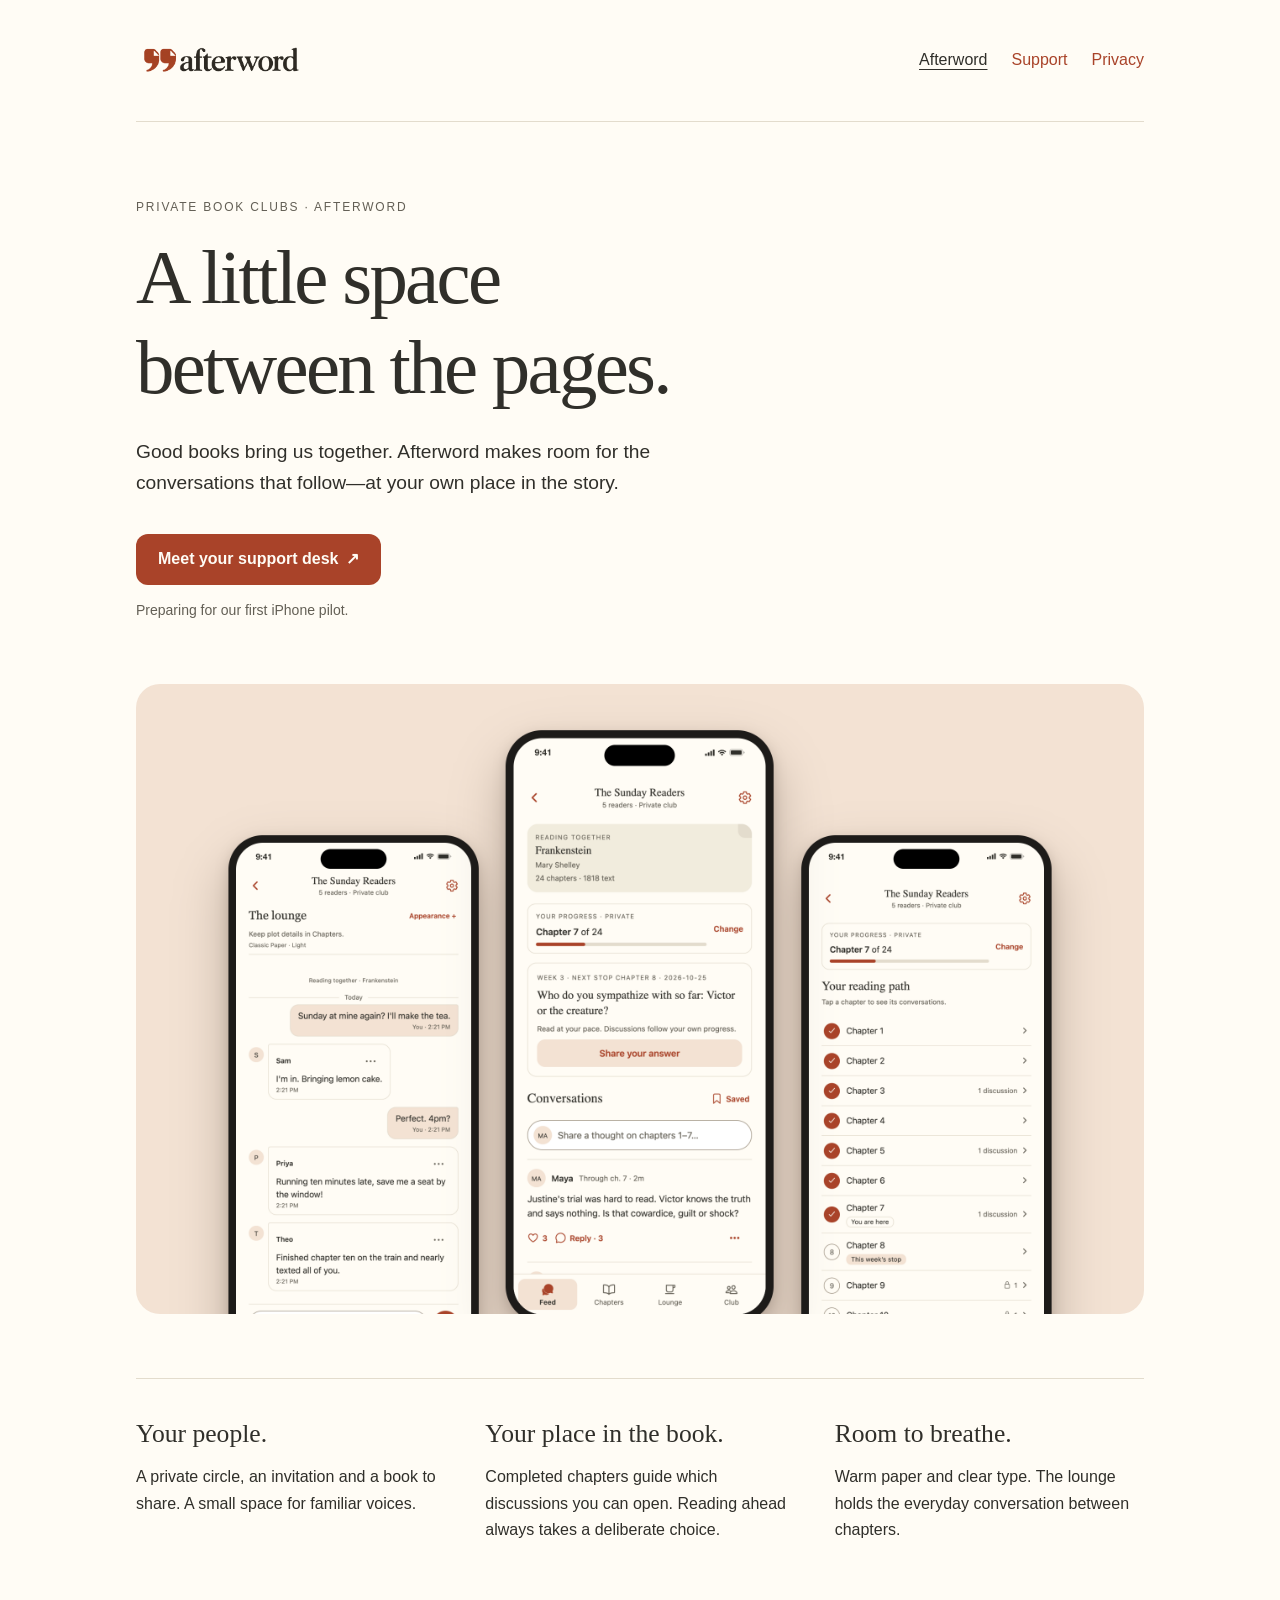
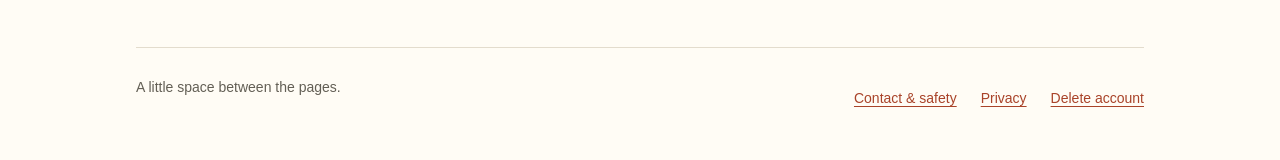
<file: index.html>
<!doctype html><html lang="en"><head><meta charset="utf-8"><meta name="viewport" content="width=device-width,initial-scale=1"><meta name="referrer" content="no-referrer"><meta http-equiv="Content-Security-Policy" content="default-src 'self'; img-src 'self'; style-src 'self'; script-src 'self'; base-uri 'none'; form-action 'none'"><meta name="robots" content="noindex,nofollow"><title>A little space between the pages. · Afterword</title><link rel="stylesheet" href="/style.css"></head><body><a class="skip" href="#main">Skip to content</a><div class="shell"><header><a class="brand" href="/" aria-label="Afterword home"><img src="/assets/afterword-logo.png" width="170" height="57" alt="Afterword"></a><nav aria-label="Main navigation"><a href="/" aria-current="page">Afterword</a><a href="/support/" >Support</a><a href="/privacy/" >Privacy</a></nav></header><main id="main" ><div class="hero"><section><p class="eyebrow">Private book clubs · Afterword</p><h1>A little space between the pages.</h1><p class="lede">Good books bring us together. Afterword makes room for the conversations that follow—at your own place in the story.</p><a class="button" href="/support/">Meet your support desk <span aria-hidden="true">↗</span></a><p class="meta">Preparing for our first iPhone pilot.</p></section></div><figure class="hero-art"><img src="/assets/hero-phones.png" width="2400" height="1500" alt="Afterword on iPhone: the club lounge, the conversation feed and a private reading path"></figure><div class="principles"><section><h2>Your people.</h2><p>A private circle, an invitation and a book to share. A small space for familiar voices.</p></section><section><h2>Your place in the book.</h2><p>Completed chapters guide which discussions you can open. Reading ahead always takes a deliberate choice.</p></section><section><h2>Room to breathe.</h2><p>Warm paper and clear type. The lounge holds the everyday conversation between chapters.</p></section></div></main><footer><span>A little space between the pages.</span><div class="footer-links"><a href="/support/">Contact & safety</a><a href="/privacy/">Privacy</a><a href="/delete-account/">Delete account</a></div></footer></div></body></html>
</file>
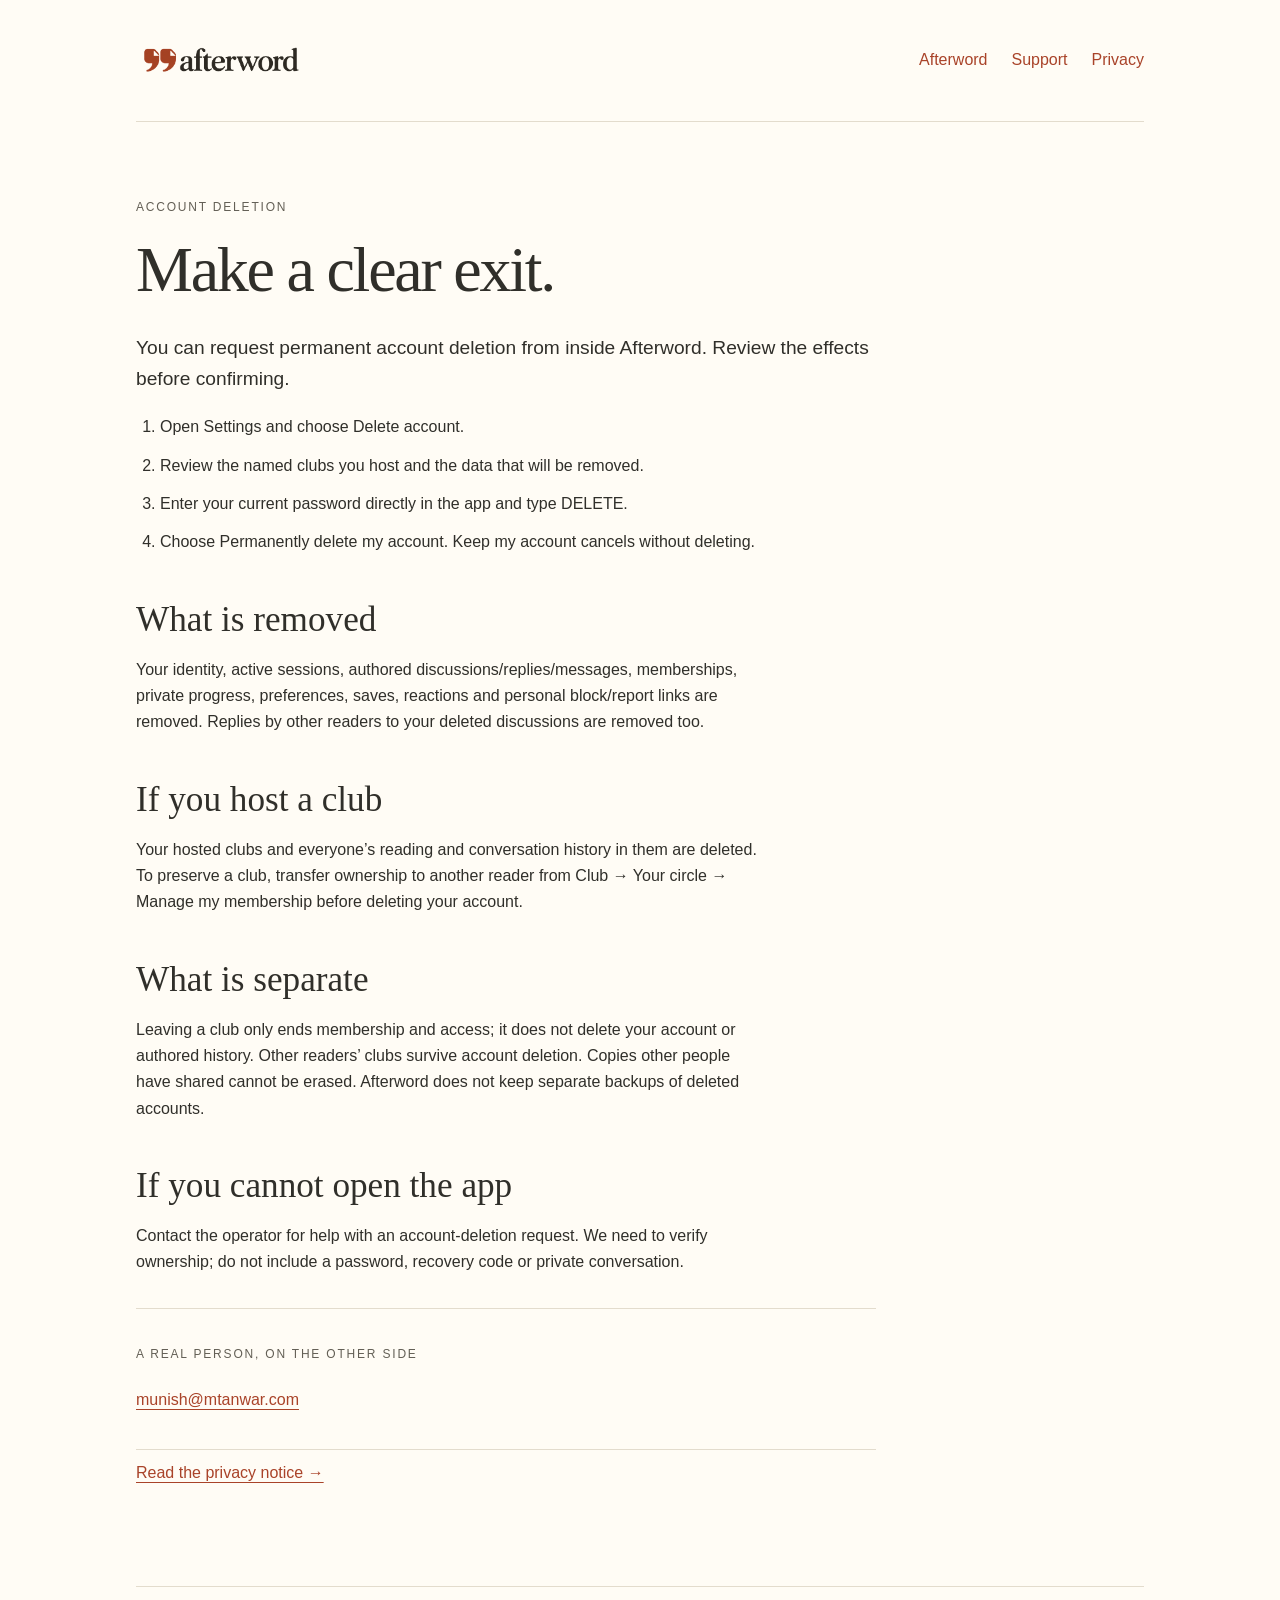
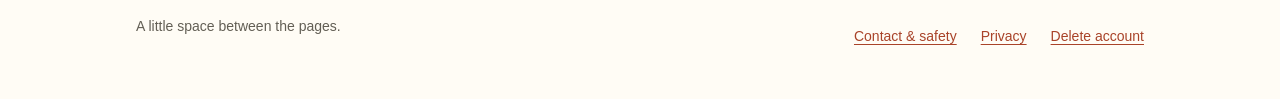
<file: delete-account/index.html>
<!doctype html><html lang="en"><head><meta charset="utf-8"><meta name="viewport" content="width=device-width,initial-scale=1"><meta name="referrer" content="no-referrer"><meta http-equiv="Content-Security-Policy" content="default-src 'self'; img-src 'self'; style-src 'self'; script-src 'self'; base-uri 'none'; form-action 'none'"><meta name="robots" content="noindex,nofollow"><title>Make a clear exit. · Afterword</title><link rel="stylesheet" href="/style.css"></head><body><a class="skip" href="#main">Skip to content</a><div class="shell"><header><a class="brand" href="/" aria-label="Afterword home"><img src="/assets/afterword-logo.png" width="170" height="57" alt="Afterword"></a><nav aria-label="Main navigation"><a href="/" >Afterword</a><a href="/support/" >Support</a><a href="/privacy/" >Privacy</a></nav></header><main id="main" class="article"><p class="eyebrow">Account deletion</p><h1>Make a clear exit.</h1><p class="lede">You can request permanent account deletion from inside Afterword. Review the effects before confirming.</p><ol><li>Open Settings and choose Delete account.</li><li>Review the named clubs you host and the data that will be removed.</li><li>Enter your current password directly in the app and type DELETE.</li><li>Choose Permanently delete my account. Keep my account cancels without deleting.</li></ol><h2>What is removed</h2><p>Your identity, active sessions, authored discussions/replies/messages, memberships, private progress, preferences, saves, reactions and personal block/report links are removed. Replies by other readers to your deleted discussions are removed too.</p><h2>If you host a club</h2><p>Your hosted clubs and everyone’s reading and conversation history in them are deleted. To preserve a club, transfer ownership to another reader from Club → Your circle → Manage my membership before deleting your account.</p><h2>What is separate</h2><p>Leaving a club only ends membership and access; it does not delete your account or authored history. Other readers’ clubs survive account deletion. Copies other people have shared cannot be erased. Afterword does not keep separate backups of deleted accounts.</p><h2>If you cannot open the app</h2><p>Contact the operator for help with an account-deletion request. We need to verify ownership; do not include a password, recovery code or private conversation.</p><div class="contact"><p class="eyebrow">A real person, on the other side</p><a href="mailto:munish@mtanwar.com">munish@mtanwar.com</a></div><a class="back" href="/privacy/">Read the privacy notice →</a></main><footer><span>A little space between the pages.</span><div class="footer-links"><a href="/support/">Contact & safety</a><a href="/privacy/">Privacy</a><a href="/delete-account/">Delete account</a></div></footer></div></body></html>
</file>
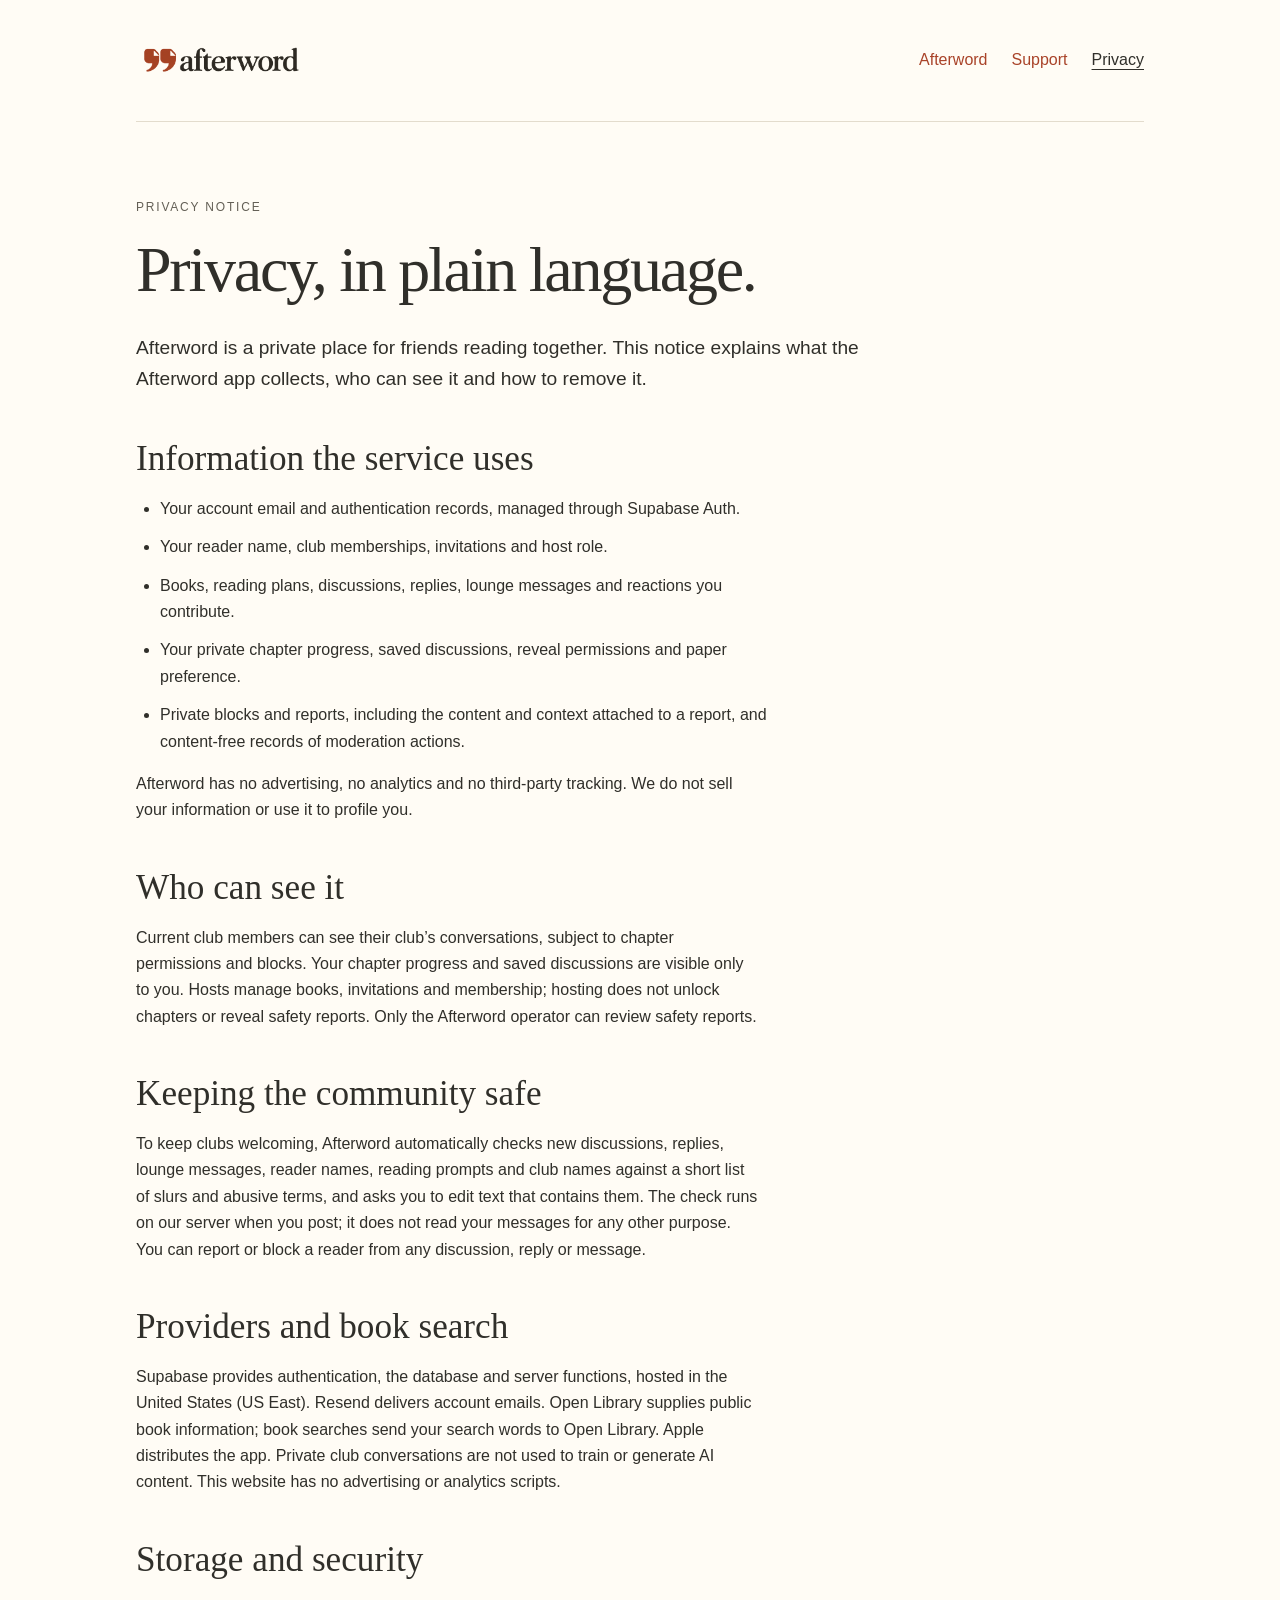
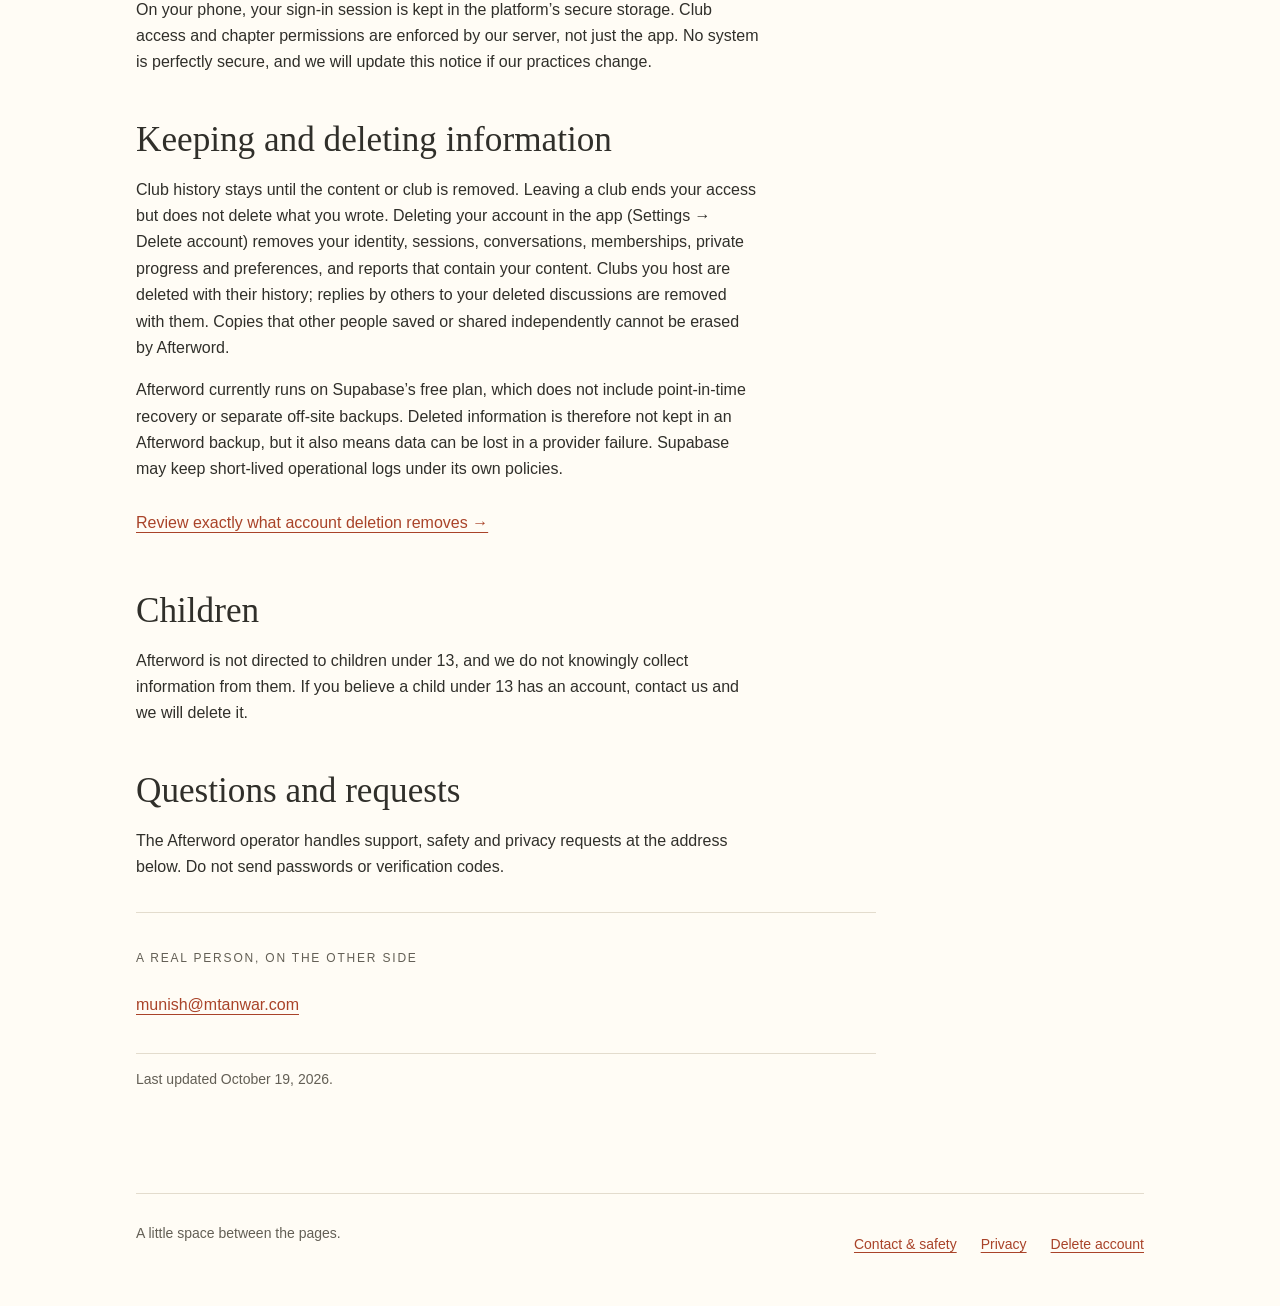
<file: privacy/index.html>
<!doctype html><html lang="en"><head><meta charset="utf-8"><meta name="viewport" content="width=device-width,initial-scale=1"><meta name="referrer" content="no-referrer"><meta http-equiv="Content-Security-Policy" content="default-src 'self'; img-src 'self'; style-src 'self'; script-src 'self'; base-uri 'none'; form-action 'none'"><meta name="robots" content="noindex,nofollow"><title>Privacy, in plain language. · Afterword</title><link rel="stylesheet" href="/style.css"></head><body><a class="skip" href="#main">Skip to content</a><div class="shell"><header><a class="brand" href="/" aria-label="Afterword home"><img src="/assets/afterword-logo.png" width="170" height="57" alt="Afterword"></a><nav aria-label="Main navigation"><a href="/" >Afterword</a><a href="/support/" >Support</a><a href="/privacy/" aria-current="page">Privacy</a></nav></header><main id="main" class="article"><p class="eyebrow">Privacy notice</p><h1>Privacy, in plain language.</h1><p class="lede">Afterword is a private place for friends reading together. This notice explains what the Afterword app collects, who can see it and how to remove it.</p><h2>Information the service uses</h2><ul><li>Your account email and authentication records, managed through Supabase Auth.</li><li>Your reader name, club memberships, invitations and host role.</li><li>Books, reading plans, discussions, replies, lounge messages and reactions you contribute.</li><li>Your private chapter progress, saved discussions, reveal permissions and paper preference.</li><li>Private blocks and reports, including the content and context attached to a report, and content-free records of moderation actions.</li></ul><p>Afterword has no advertising, no analytics and no third-party tracking. We do not sell your information or use it to profile you.</p><h2>Who can see it</h2><p>Current club members can see their club’s conversations, subject to chapter permissions and blocks. Your chapter progress and saved discussions are visible only to you. Hosts manage books, invitations and membership; hosting does not unlock chapters or reveal safety reports. Only the Afterword operator can review safety reports.</p><h2>Keeping the community safe</h2><p>To keep clubs welcoming, Afterword automatically checks new discussions, replies, lounge messages, reader names, reading prompts and club names against a short list of slurs and abusive terms, and asks you to edit text that contains them. The check runs on our server when you post; it does not read your messages for any other purpose. You can report or block a reader from any discussion, reply or message.</p><h2>Providers and book search</h2><p>Supabase provides authentication, the database and server functions, hosted in the United States (US East). Resend delivers account emails. Open Library supplies public book information; book searches send your search words to Open Library. Apple distributes the app. Private club conversations are not used to train or generate AI content. This website has no advertising or analytics scripts.</p><h2>Storage and security</h2><p>On your phone, your sign-in session is kept in the platform’s secure storage. Club access and chapter permissions are enforced by our server, not just the app. No system is perfectly secure, and we will update this notice if our practices change.</p><h2>Keeping and deleting information</h2><p>Club history stays until the content or club is removed. Leaving a club ends your access but does not delete what you wrote. Deleting your account in the app (Settings → Delete account) removes your identity, sessions, conversations, memberships, private progress and preferences, and reports that contain your content. Clubs you host are deleted with their history; replies by others to your deleted discussions are removed with them. Copies that other people saved or shared independently cannot be erased by Afterword.</p><p>Afterword currently runs on Supabase’s free plan, which does not include point-in-time recovery or separate off-site backups. Deleted information is therefore not kept in an Afterword backup, but it also means data can be lost in a provider failure. Supabase may keep short-lived operational logs under its own policies.</p><a class="back" href="/delete-account/">Review exactly what account deletion removes →</a><h2>Children</h2><p>Afterword is not directed to children under 13, and we do not knowingly collect information from them. If you believe a child under 13 has an account, contact us and we will delete it.</p><h2>Questions and requests</h2><p>The Afterword operator handles support, safety and privacy requests at the address below. Do not send passwords or verification codes.</p><div class="contact"><p class="eyebrow">A real person, on the other side</p><a href="mailto:munish@mtanwar.com">munish@mtanwar.com</a></div><p class="meta">Last updated October 19, 2026.</p></main><footer><span>A little space between the pages.</span><div class="footer-links"><a href="/support/">Contact & safety</a><a href="/privacy/">Privacy</a><a href="/delete-account/">Delete account</a></div></footer></div></body></html>
</file>
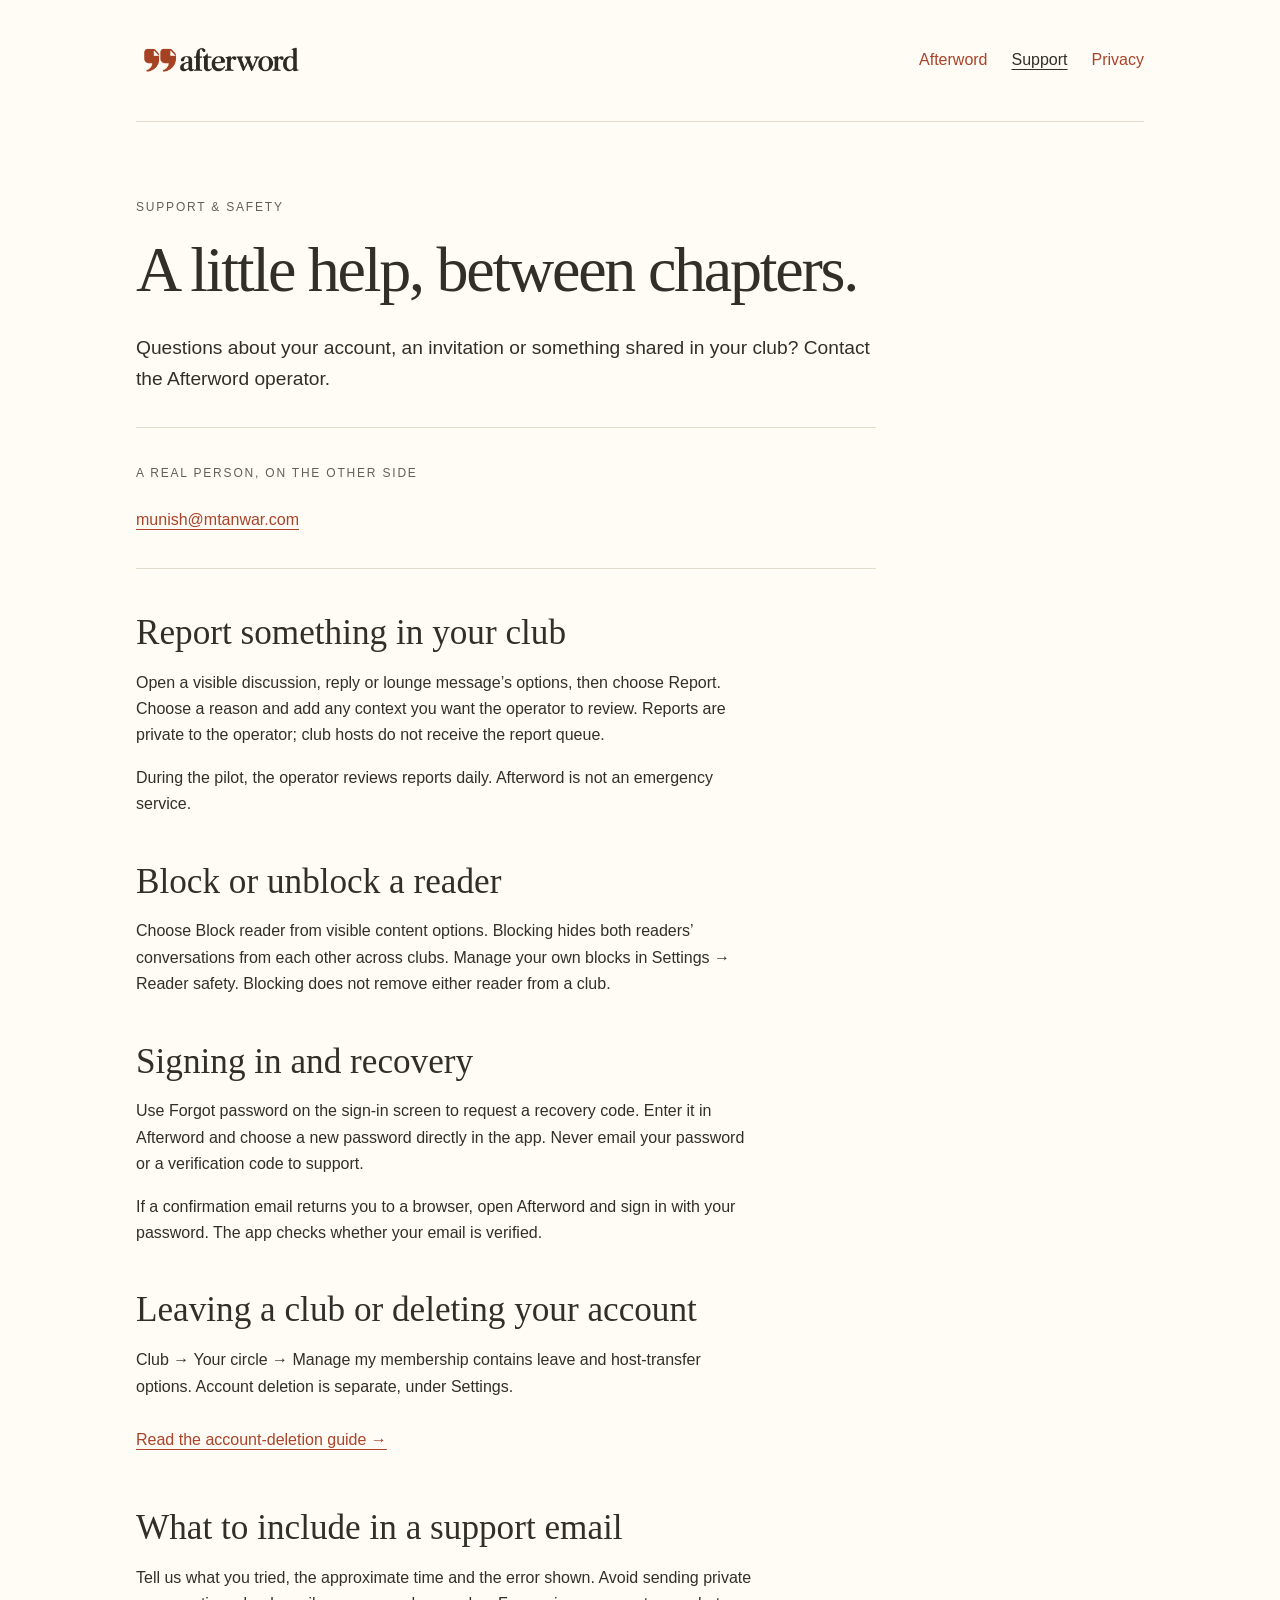
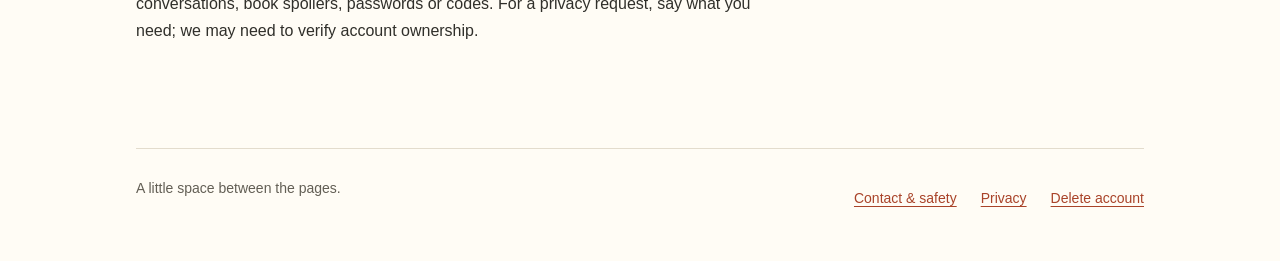
<file: support/index.html>
<!doctype html><html lang="en"><head><meta charset="utf-8"><meta name="viewport" content="width=device-width,initial-scale=1"><meta name="referrer" content="no-referrer"><meta http-equiv="Content-Security-Policy" content="default-src 'self'; img-src 'self'; style-src 'self'; script-src 'self'; base-uri 'none'; form-action 'none'"><meta name="robots" content="noindex,nofollow"><title>A little help, between chapters. · Afterword</title><link rel="stylesheet" href="/style.css"></head><body><a class="skip" href="#main">Skip to content</a><div class="shell"><header><a class="brand" href="/" aria-label="Afterword home"><img src="/assets/afterword-logo.png" width="170" height="57" alt="Afterword"></a><nav aria-label="Main navigation"><a href="/" >Afterword</a><a href="/support/" aria-current="page">Support</a><a href="/privacy/" >Privacy</a></nav></header><main id="main" class="article"><p class="eyebrow">Support & safety</p><h1>A little help, between chapters.</h1><p class="lede">Questions about your account, an invitation or something shared in your club? Contact the Afterword operator.</p><div class="contact"><p class="eyebrow">A real person, on the other side</p><a href="mailto:munish@mtanwar.com">munish@mtanwar.com</a></div><h2>Report something in your club</h2><p>Open a visible discussion, reply or lounge message’s options, then choose Report. Choose a reason and add any context you want the operator to review. Reports are private to the operator; club hosts do not receive the report queue.</p><p>During the pilot, the operator reviews reports daily. Afterword is not an emergency service.</p><h2>Block or unblock a reader</h2><p>Choose Block reader from visible content options. Blocking hides both readers’ conversations from each other across clubs. Manage your own blocks in Settings → Reader safety. Blocking does not remove either reader from a club.</p><h2>Signing in and recovery</h2><p>Use Forgot password on the sign-in screen to request a recovery code. Enter it in Afterword and choose a new password directly in the app. Never email your password or a verification code to support.</p><p>If a confirmation email returns you to a browser, open Afterword and sign in with your password. The app checks whether your email is verified.</p><h2>Leaving a club or deleting your account</h2><p>Club → Your circle → Manage my membership contains leave and host-transfer options. Account deletion is separate, under Settings.</p><a class="back" href="/delete-account/">Read the account-deletion guide →</a><h2>What to include in a support email</h2><p>Tell us what you tried, the approximate time and the error shown. Avoid sending private conversations, book spoilers, passwords or codes. For a privacy request, say what you need; we may need to verify account ownership.</p></main><footer><span>A little space between the pages.</span><div class="footer-links"><a href="/support/">Contact & safety</a><a href="/privacy/">Privacy</a><a href="/delete-account/">Delete account</a></div></footer></div></body></html>
</file>
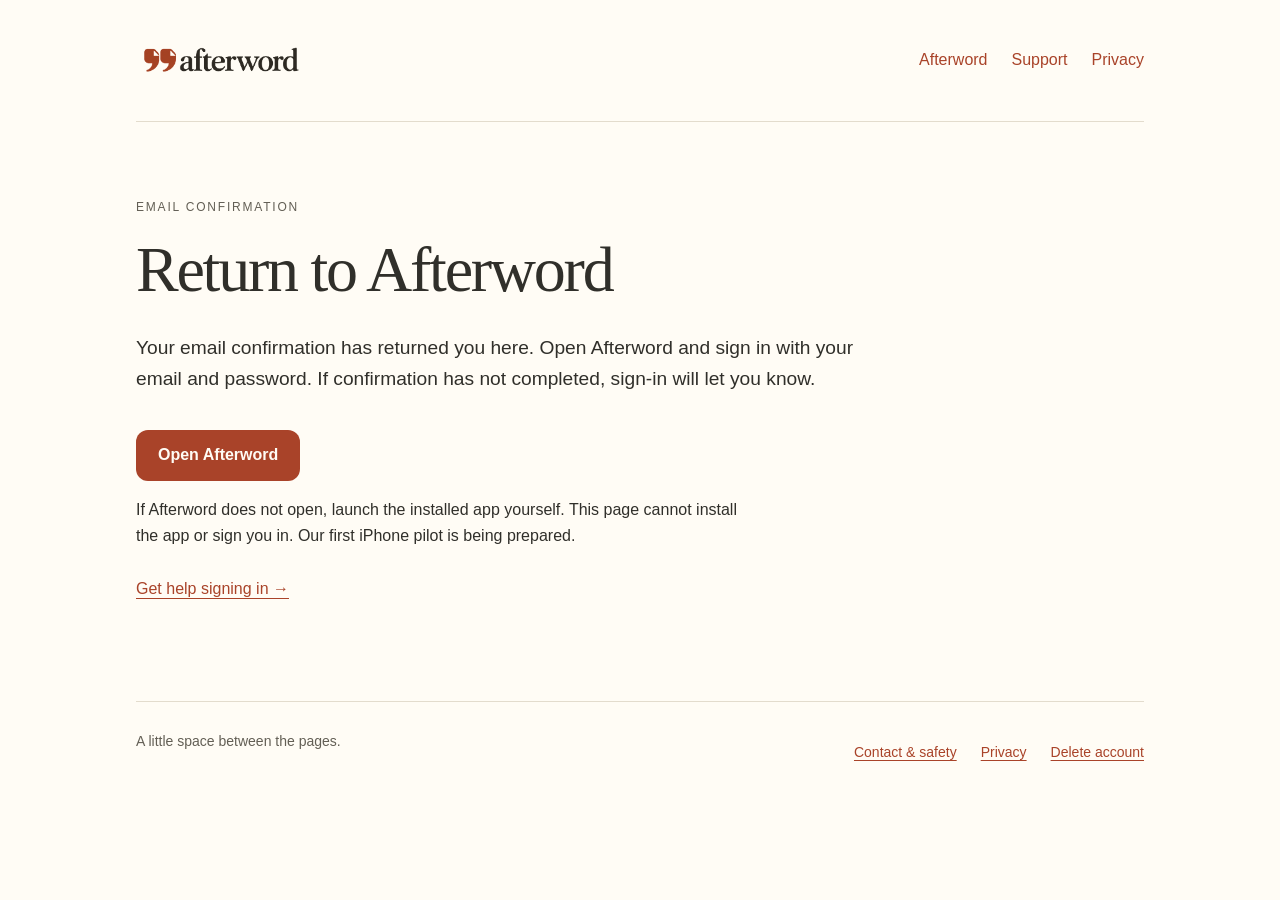
<file: auth/confirmed/index.html>
<!doctype html><html lang="en"><head><meta charset="utf-8"><meta name="viewport" content="width=device-width,initial-scale=1"><meta name="referrer" content="no-referrer"><meta http-equiv="Content-Security-Policy" content="default-src 'self'; img-src 'self'; style-src 'self'; script-src 'self'; base-uri 'none'; form-action 'none'"><meta name="robots" content="noindex,nofollow"><title>Return to Afterword · Afterword</title><link rel="stylesheet" href="/style.css"><script defer src="/confirmation.js"></script></head><body><a class="skip" href="#main">Skip to content</a><div class="shell"><header><a class="brand" href="/" aria-label="Afterword home"><img src="/assets/afterword-logo.png" width="170" height="57" alt="Afterword"></a><nav aria-label="Main navigation"><a href="/" >Afterword</a><a href="/support/" >Support</a><a href="/privacy/" >Privacy</a></nav></header><main id="main" class="article"><p class="eyebrow">Email confirmation</p><h1 id="return-title">Return to Afterword</h1><p class="lede" id="return-copy">Your email confirmation has returned you here. Open Afterword and sign in with your email and password. If confirmation has not completed, sign-in will let you know.</p><a class="button" href="afterword://auth/confirmed">Open Afterword</a><p>If Afterword does not open, launch the installed app yourself. This page cannot install the app or sign you in. Our first iPhone pilot is being prepared.</p><a class="back" href="/support/">Get help signing in →</a></main><footer><span>A little space between the pages.</span><div class="footer-links"><a href="/support/">Contact & safety</a><a href="/privacy/">Privacy</a><a href="/delete-account/">Delete account</a></div></footer></div></body></html>
</file>
<file: style.css>
:root{color-scheme:light;--paper:#fffcf5;--ink:#302f2a;--rust:#a94329;--line:#e3dccd;--wheat:#f1ecdd;--quiet:#635f55}*{box-sizing:border-box}body{margin:0;background:var(--paper);color:var(--ink);font:1rem/1.65 -apple-system,BlinkMacSystemFont,"Segoe UI",sans-serif}a{color:var(--rust);text-underline-offset:.22em}a:hover{text-decoration-thickness:2px}a:focus-visible{outline:3px solid var(--rust);outline-offset:5px;border-radius:3px}.skip{position:absolute;left:1.5rem;top:-8rem;background:var(--paper);padding:.8rem}.skip:focus{top:1rem;z-index:10}.shell{max-width:1160px;margin:auto;padding:0 clamp(24px,6vw,76px)}header{display:flex;justify-content:space-between;align-items:center;gap:24px;flex-wrap:wrap;padding-block:32px;border-bottom:1px solid var(--line)}.brand{display:inline-flex;align-items:center;min-height:48px}.brand img{width:170px;height:auto;display:block}nav{display:flex;flex-wrap:wrap;gap:8px 24px}nav a{display:inline-flex;align-items:center;min-height:48px;text-decoration:none}nav a[aria-current=page]{color:var(--ink);text-decoration:underline}.draft{font-size:.875rem;line-height:1.6;padding:20px 0;border-bottom:1px solid var(--line);color:var(--quiet)}main{padding-block:64px 88px;min-height:60vh}h1,h2,h3{font-family:Georgia,"Times New Roman",serif;font-weight:400;line-height:1.16;text-wrap:balance}h1{font-size:clamp(2.4rem,6vw,5rem);letter-spacing:-.035em;margin:16px 0 24px;max-width:850px}h2{font-size:clamp(1.6rem,3vw,2.2rem);margin:44px 0 16px}h3{font-size:1.5rem}.eyebrow{font-size:.75rem;letter-spacing:.15em;text-transform:uppercase;color:var(--quiet)}.lede{font-size:1.2rem;max-width:620px;line-height:1.65}.hero{display:grid;grid-template-columns:1fr;gap:64px;align-items:center}
.hero-art{margin:48px 0 0}
.hero-art img{display:block;width:100%;height:auto;border-radius:24px}.hero h1{max-width:580px}.button{display:inline-flex;min-height:48px;align-items:center;justify-content:center;gap:8px;padding:12px 22px;border-radius:12px;background:var(--rust);color:var(--paper);text-decoration:none;font-weight:600;margin-top:16px}.quiet{background:transparent;color:var(--rust);padding-inline:0}.sample{background:#f1ecdd;border-radius:20px;padding:32px;position:relative;max-width:420px}.sample:before{content:"";position:absolute;right:0;top:0;width:24px;height:24px;border-bottom-left-radius:14px;background:var(--line)}.sample h2{margin:10px 0 20px}.sample blockquote{margin:24px 0 12px;padding:24px;background:var(--paper);border-radius:14px;font-size:1.1rem}.meta{font-size:.875rem;color:var(--quiet)}.principles{display:grid;grid-template-columns:repeat(3,1fr);gap:40px;margin-top:64px;border-top:1px solid var(--line);padding-top:16px}.principles h2{font-size:1.6rem;margin-top:24px}.article{max-width:740px}.article h1{font-size:clamp(2.4rem,6vw,4rem)}.article p,.article li{max-width:70ch}.article li{margin-block:12px}ul,ol{padding-left:24px}.contact{padding:24px 0;border-block:1px solid var(--line);margin-top:32px;overflow-wrap:anywhere}.back{display:inline-flex;min-height:48px;align-items:center}.note{padding:20px 24px;background:#f1ecdd;border-radius:12px;margin-block:28px}.note strong{font-weight:600}.hidden{display:none}footer{padding-block:28px 40px;border-top:1px solid var(--line);display:flex;flex-wrap:wrap;justify-content:space-between;gap:16px 36px;font-size:.875rem;color:var(--quiet)}footer a{display:inline-flex;min-height:44px;align-items:center}.footer-links{display:flex;flex-wrap:wrap;gap:24px}img{max-width:100%}@media(max-width:760px){.hero{grid-template-columns:1fr;gap:40px}.sample{max-width:none}.principles{grid-template-columns:1fr;gap:0}.principles section+section{border-top:1px solid var(--line)}main{padding-block:40px 64px}header{padding-block:20px;gap:12px}.brand img{width:150px}nav{gap:4px 20px}.sample{padding:24px}}@media(prefers-reduced-motion:reduce){*{scroll-behavior:auto!important}}

h1,h2{overflow-wrap:anywhere}.contact a{display:inline-flex;align-items:center;min-height:48px;max-width:100%;overflow-wrap:anywhere}

main,footer{overflow-wrap:anywhere;min-width:0}.back{max-width:100%;white-space:normal}
</file>
